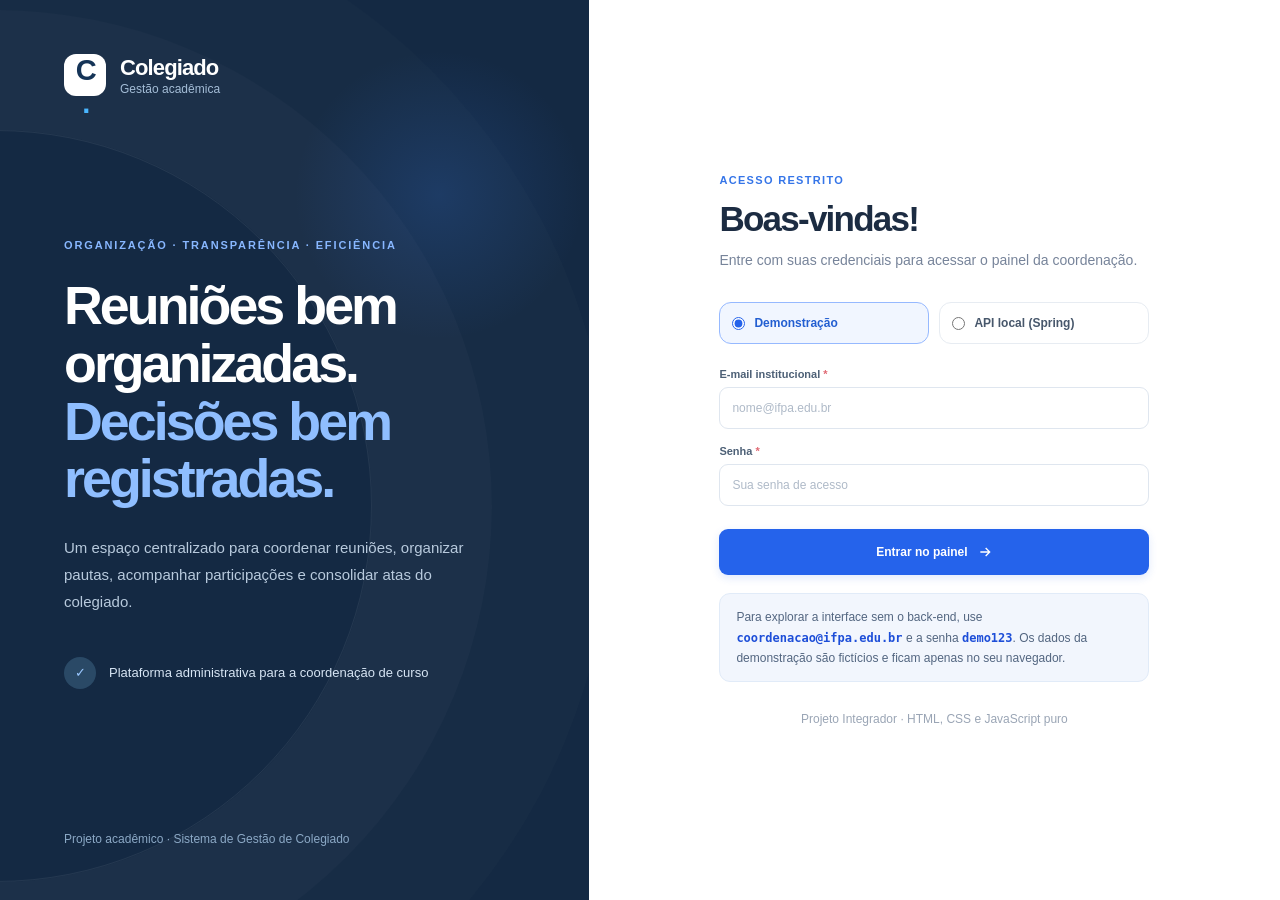
<file: index.html>
<!doctype html>
<html lang="pt-BR">
  <head>
    <meta charset="UTF-8" />
    <meta http-equiv="refresh" content="0;url=login.html" />
    <title>Colegiado</title>
  </head>
  <body>
    <p>Abra <a href="login.html">a página de acesso</a>.</p>
  </body>
</html>
</file>
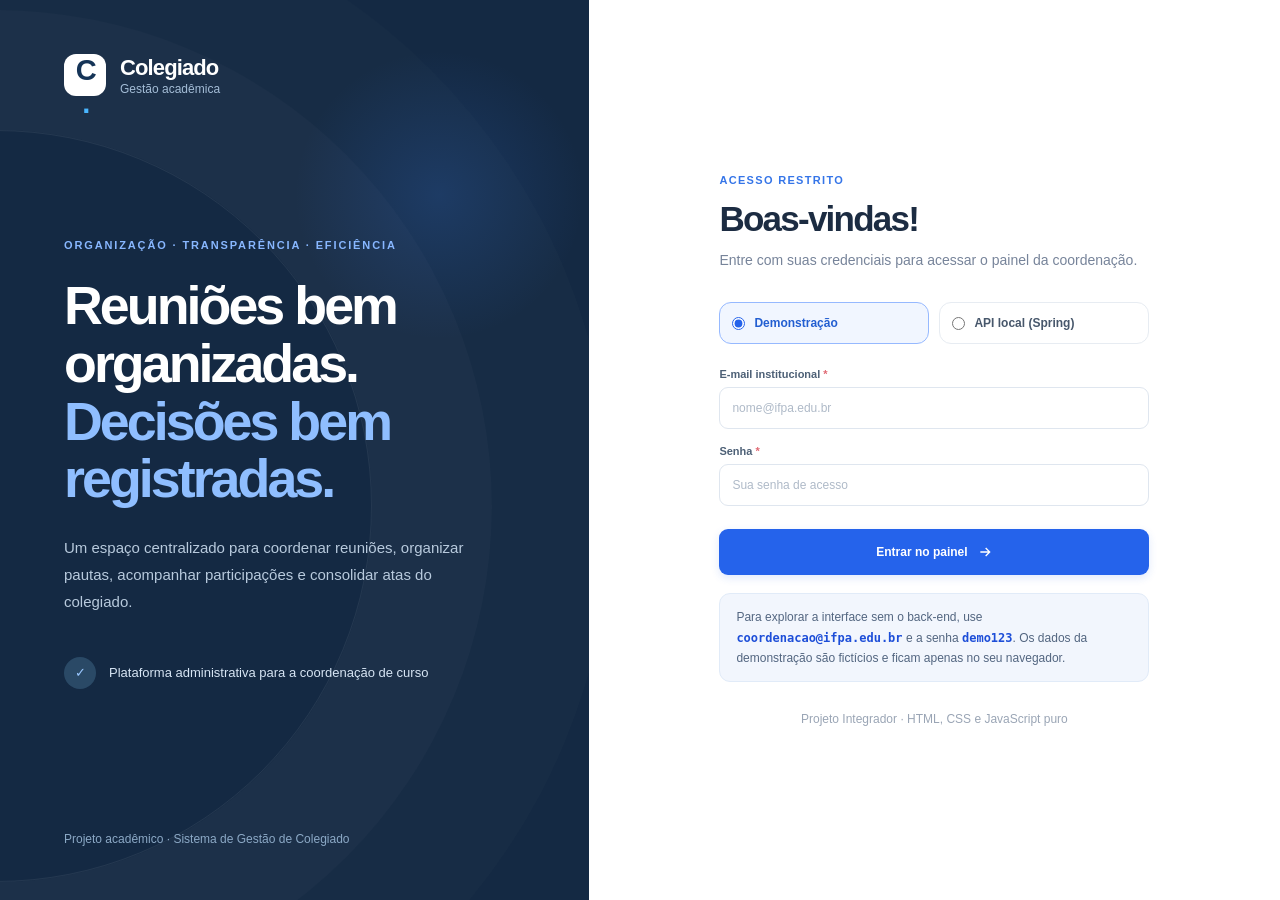
<file: gestao-membros.html>
<!doctype html>
<html lang="pt-BR">
  <head>
    <meta charset="UTF-8" />
    <meta name="viewport" content="width=device-width,initial-scale=1" />
    <title>Gestão de membros · Colegiado</title>
    <link rel="stylesheet" href="css/styles.css" />
  </head>
  <body>
    <div id="app-shell"></div>
    <script type="module" src="js/membros.js"></script>
  </body>
</html>
</file>
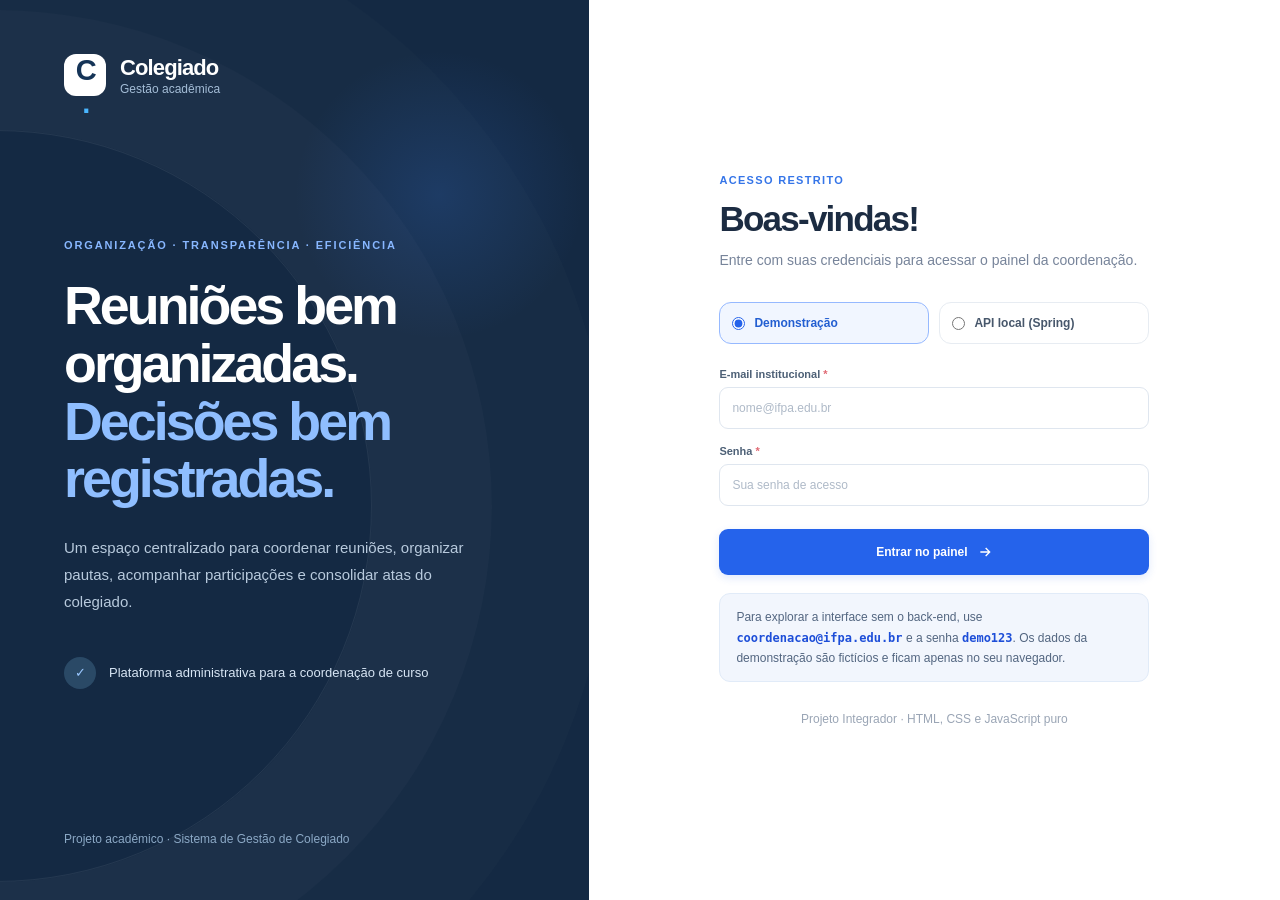
<file: gestao-reuniao.html>
<!doctype html>
<html lang="pt-BR">
  <head>
    <meta charset="UTF-8" />
    <meta name="viewport" content="width=device-width,initial-scale=1" />
    <title>Reuniões e pautas · Colegiado</title>
    <link rel="stylesheet" href="css/styles.css" />
  </head>
  <body>
    <div id="app-shell"></div>
    <script type="module" src="js/reunioes.js"></script>
  </body>
</html>
</file>
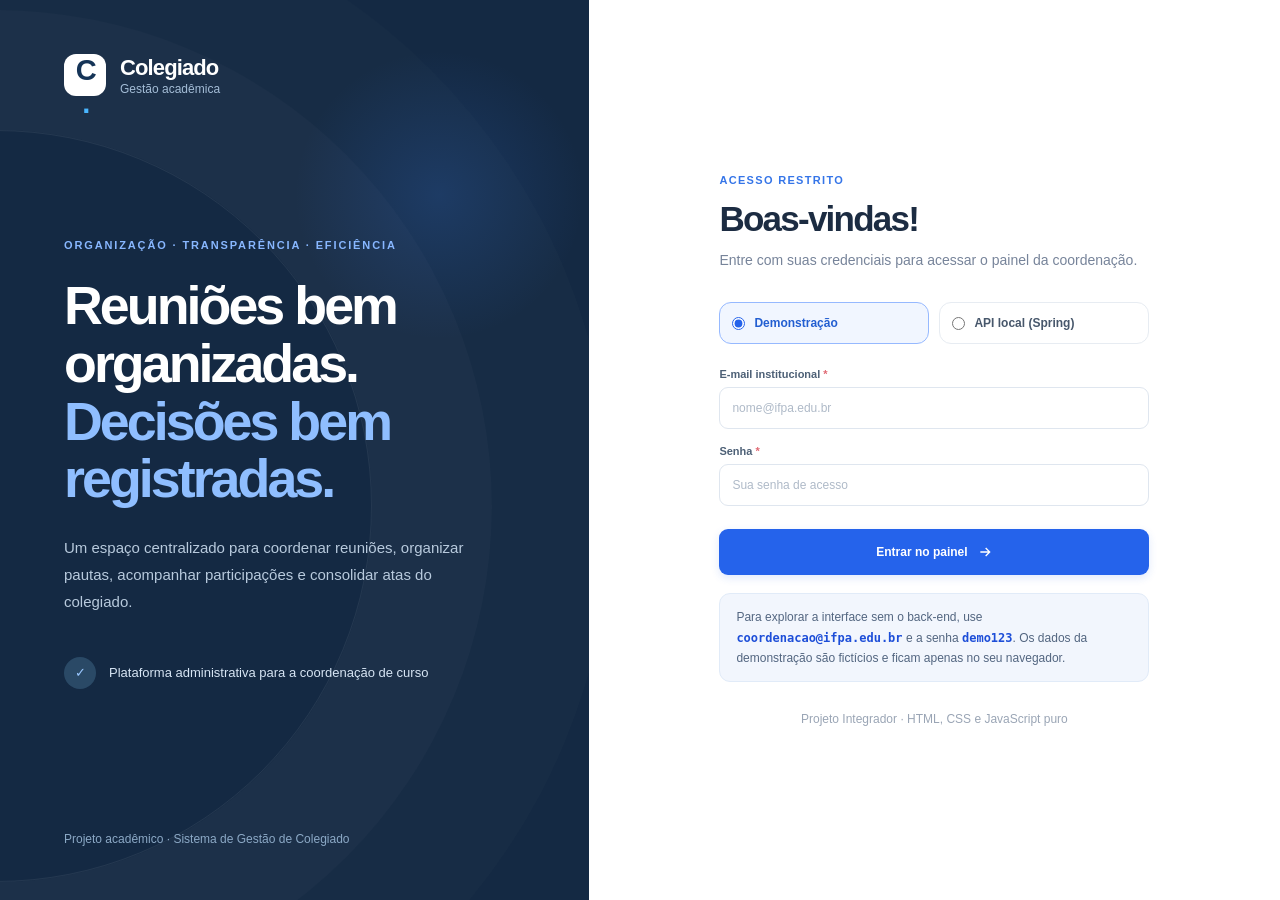
<file: login.html>
<!doctype html>
<html lang="pt-BR">
  <head>
    <meta charset="UTF-8" />
    <meta name="viewport" content="width=device-width,initial-scale=1" />
    <title>Acesso · Colegiado</title>
    <link rel="stylesheet" href="css/styles.css" />
  </head>
  <body>
    <div class="login-layout">
      <aside class="login-aside">
        <div class="login-brand">
          <span class="brand-symbol">C<span>.</span></span
          ><span
            ><strong>Colegiado</strong><small>Gestão acadêmica</small></span
          >
        </div>
        <div class="login-hero">
          <div class="hero-micro">ORGANIZAÇÃO · TRANSPARÊNCIA · EFICIÊNCIA</div>
          <h1>Reuniões bem organizadas. <em>Decisões bem registradas.</em></h1>
          <p>
            Um espaço centralizado para coordenar reuniões, organizar pautas,
            acompanhar participações e consolidar atas do colegiado.
          </p>
          <div class="hero-feature">
            <span class="round-check">✓</span> Plataforma administrativa para a
            coordenação de curso
          </div>
        </div>
        <div class="aside-bottom">
          Projeto acadêmico · Sistema de Gestão de Colegiado
        </div>
      </aside>
      <main class="login-main">
        <div class="login-card">
          <div class="login-overline">ACESSO RESTRITO</div>
          <h2>Boas-vindas!</h2>
          <p>
            Entre com suas credenciais para acessar o painel da coordenação.
          </p>
          <form id="form-login">
            <div class="mode-choices" role="group" aria-label="Ambiente">
              <label class="mode-option"
                ><input type="radio" name="mode" value="demo" checked /><span
                  >Demonstração</span
                >
              </label>
              <label class="mode-option">
                <input type="radio" name="mode" value="api" />
                <span>API local (Spring)</span>
              </label>
            </div>
            <div class="form-grid">
              <div class="field field--full">
                <label for="email">E-mail institucional <span>*</span> </label>
                <input
                  id="email"
                  name="email"
                  type="email"
                  autocomplete="username"
                  placeholder="nome@ifpa.edu.br"
                  required
                  value=""
                />
                <!--No campo "value" acima é para o email fictício: coordenacao@ifpa.edu.br -->
              </div>
              <div class="field field--full">
                <label for="senha">Senha <span>*</span></label>
                <input
                  id="senha"
                  name="senha"
                  type="password"
                  autocomplete="current-password"
                  placeholder="Sua senha de acesso"
                  required
                  value=""
                />
                <!--No campo "value" acima é para a senha fictícia: demo123 -->
              </div>
            </div>
            <div id="login-error" role="alert" class="form-alert"></div>
            <div style="margin-top: 23px">
              <button
                type="submit"
                id="btn-login"
                class="btn btn--primary btn--wide"
                style="height: 46px"
              >
                Entrar no painel
                <svg
                  width="16"
                  height="16"
                  viewBox="0 0 24 24"
                  fill="none"
                  stroke="currentColor"
                  stroke-width="2"
                >
                  <path d="M5 12h14m-6-6 6 6-6 6" />
                </svg>
              </button>
            </div>
          </form>
          <div id="demo-tip" class="demo-credentials">
            Para explorar a interface sem o back-end, use
            <code>coordenacao@ifpa.edu.br</code> e a senha <code>demo123</code>.
            Os dados da demonstração são fictícios e ficam apenas no seu
            navegador.
          </div>
          <div class="login-foot">
            Projeto Integrador · HTML, CSS e JavaScript puro
          </div>
        </div>
      </main>
    </div>
    <script type="module" src="js/login.js"></script>
  </body>
</html>
</file>
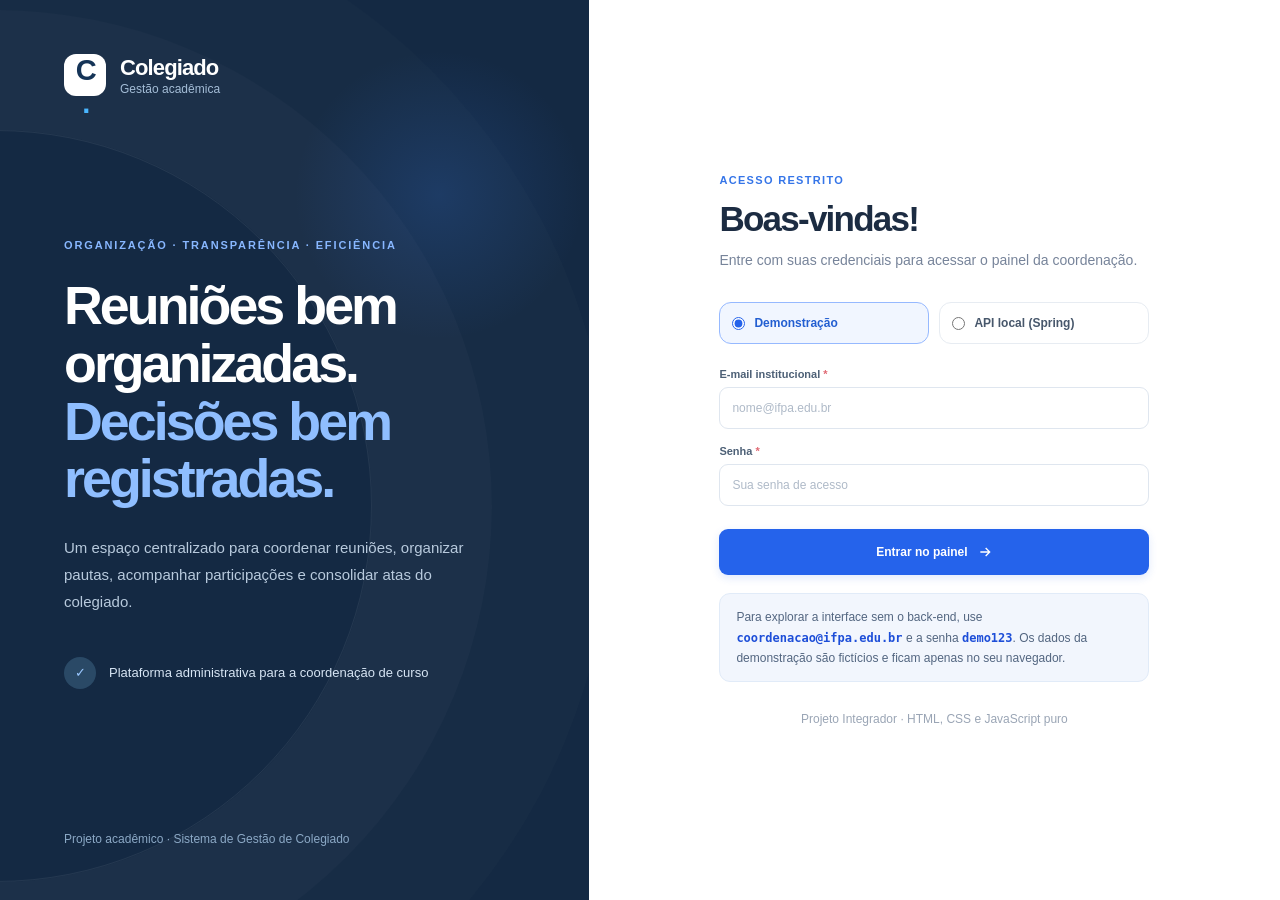
<file: painel-coordenador.html>
<!doctype html>
<html lang="pt-BR">
  <head>
    <meta charset="UTF-8" />
    <meta name="viewport" content="width=device-width,initial-scale=1" />
    <title>Visão geral · Colegiado</title>
    <link rel="stylesheet" href="css/styles.css" />
  </head>
  <body>
    <div id="app-shell"></div>
    <script type="module" src="js/painel.js"></script>
  </body>
</html>
</file>
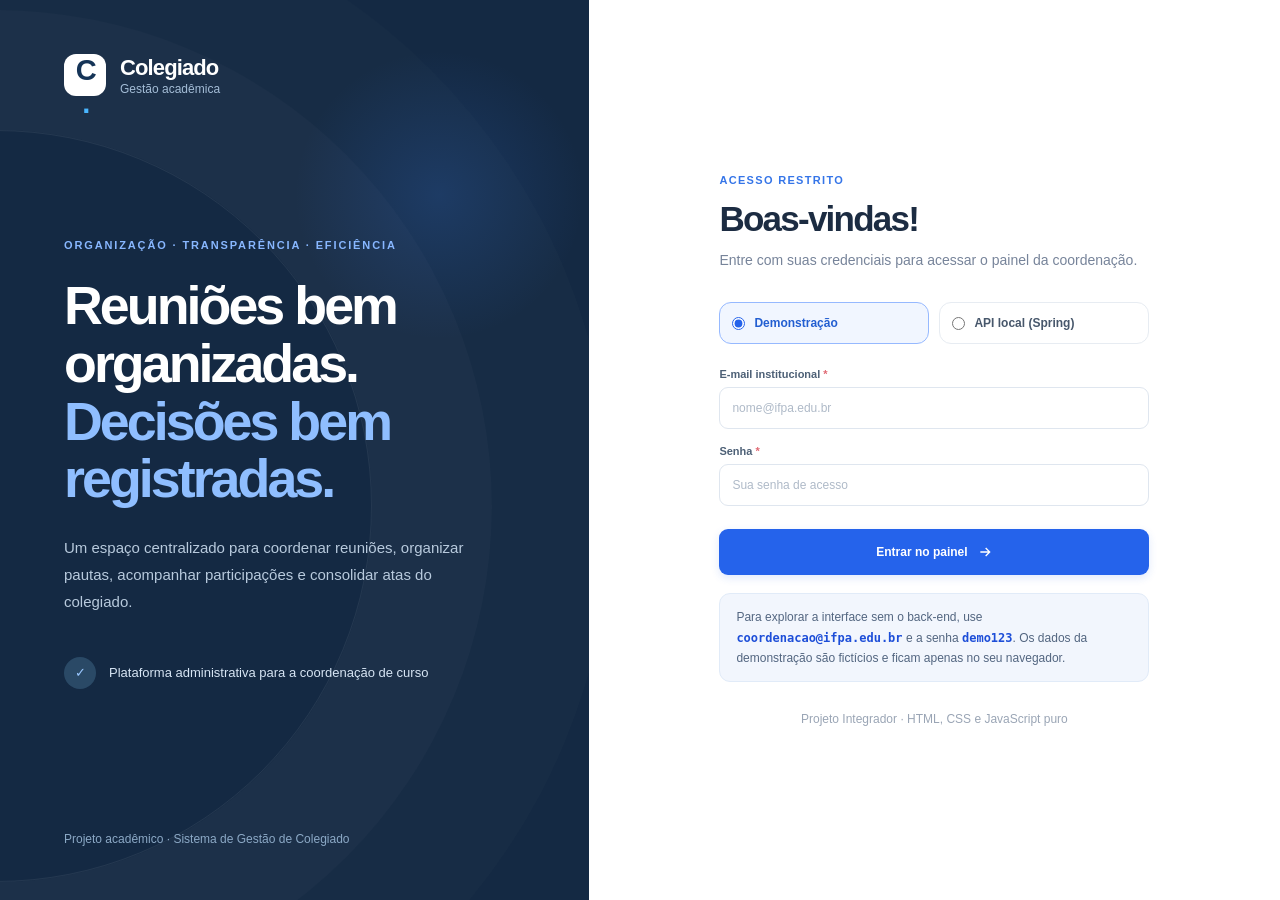
<file: html/area-membro.html>
<!DOCTYPE html>
<html lang="pt-BR">
<head>
    <meta charset="UTF-8">
    <meta name="viewport" content="width=device-width, initial-scale=1.0">
    <title>Área do Membro - Sistema de Colegiado</title>
    <link rel="stylesheet" href="../css/style.css">
</head>
<body>
    <div class="container">
        <header>
            <h1>Área do Membro</h1>
            <div>
                <a href="../html/validar.html" class="nav-link" style="margin-right: 15px;">Portal de Validação</a>
                <button id="btn-sair" onclick="logout()" style="background:#e2e8f0; color:#334155;">Sair</button>
            </div>
        </header>

        <!-- Seção 1 e 2: Visualização e Assinatura da Ata -->
        <section class="secao">
            <h2>Ata da Reunião</h2>
            <p>Leia atentamente o texto da ata gerada pela coordenação antes de registrar sua assinatura eletrônica.</p>

            <!-- Container obrigatório conforme especificação -->
            <div id="conteudo-ata" class="ata-box">Carregando texto da ata...</div>

            <!-- Botão obrigatório conforme especificação -->
            <button id="btn-assinar" class="btn-success">Assinar Ata</button>

            <!-- Feedback visual da assinatura -->
            <div id="status-assinatura" class="alerta"></div>
        </section>

        <hr style="border: 0; border-top: 1px solid #e2e8f0; margin: 25px 0;">

        <!-- Seção Extra do Escopo: Download / Emissão de Declaração -->
        <section class="secao">
            <h2>Declaração de Participação</h2>
            <p>Gere ou baixe sua declaração semestral com código UUID para validação pública.</p>
            <div class="form-group">
                <button id="btn-baixar-declaracao" class="btn-primary">Gerar / Baixar Declaração</button>
            </div>
            <div id="box-declaracao" class="alerta"></div>
        </section>
    </div>

    <script src="../js/area-membro.js"></script>
</body>
</html>
</file>
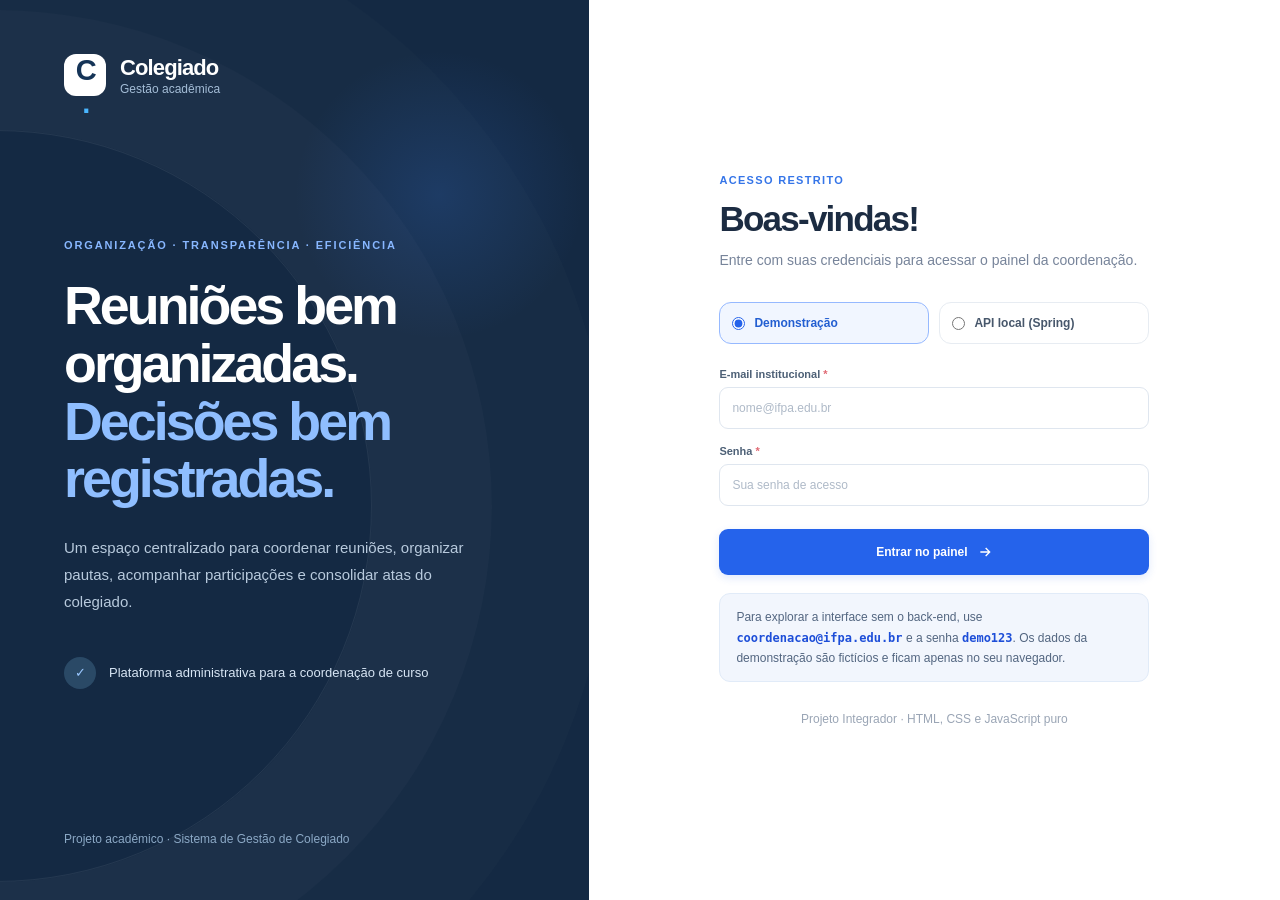
<file: html/gestao-membros.html>
<!doctype html>
<html lang="pt-BR">
  <head>
    <meta charset="UTF-8" />
    <meta name="viewport" content="width=device-width,initial-scale=1" />
    <title>Gestão de membros · Colegiado</title>
    <link rel="stylesheet" href="../css/styles.css" />
  </head>
  <body>
    <div id="app-shell"></div>
    <script type="module" src="../js/membros.js"></script>
  </body>
</html>
</file>
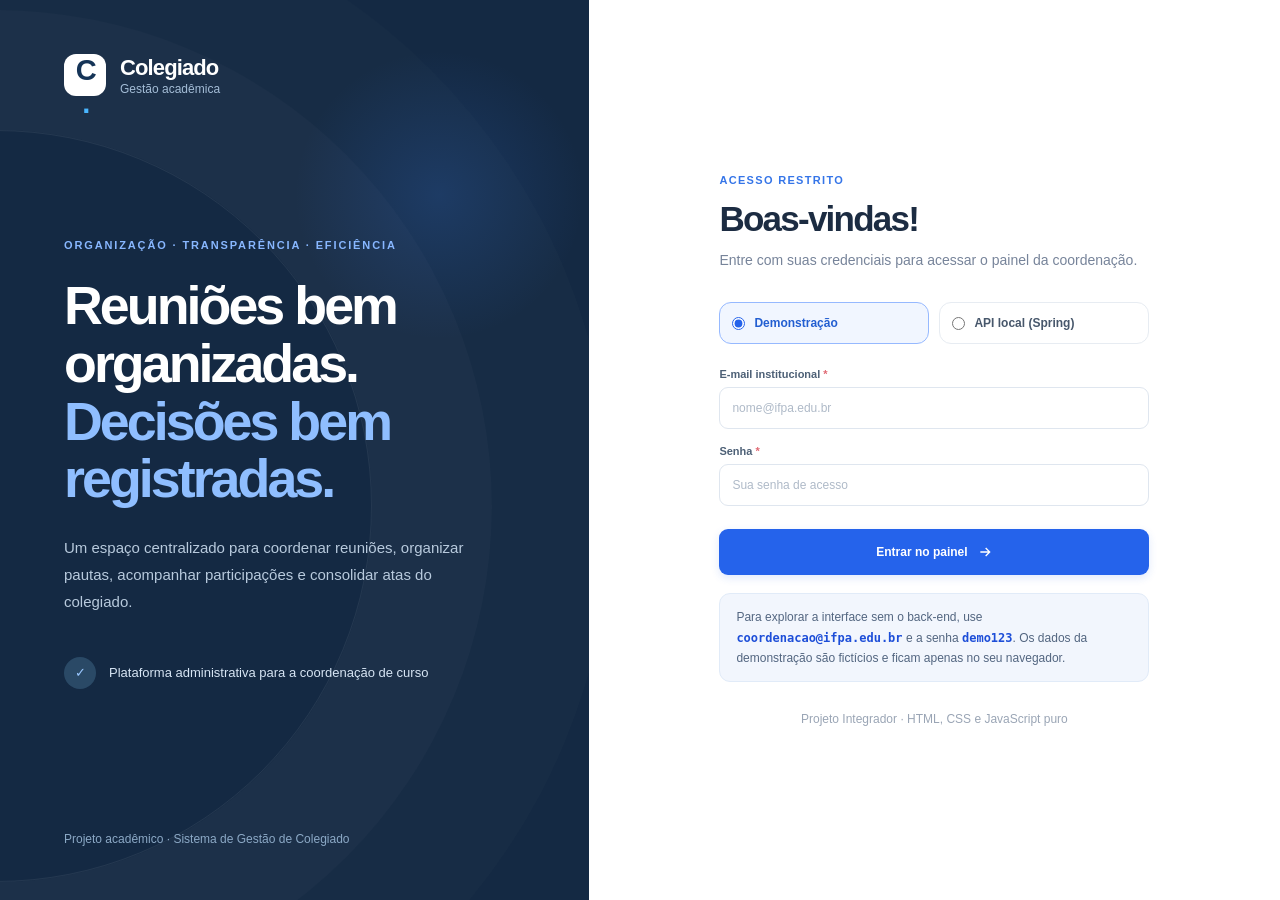
<file: html/gestao-reuniao.html>
<!doctype html>
<html lang="pt-BR">
  <head>
    <meta charset="UTF-8" />
    <meta name="viewport" content="width=device-width,initial-scale=1" />
    <title>Reuniões e pautas · Colegiado</title>
    <link rel="stylesheet" href="../css/styles.css" />
  </head>
  <body>
    <div id="app-shell"></div>
    <script type="module" src="../js/reunioes.js"></script>
  </body>
</html>
</file>
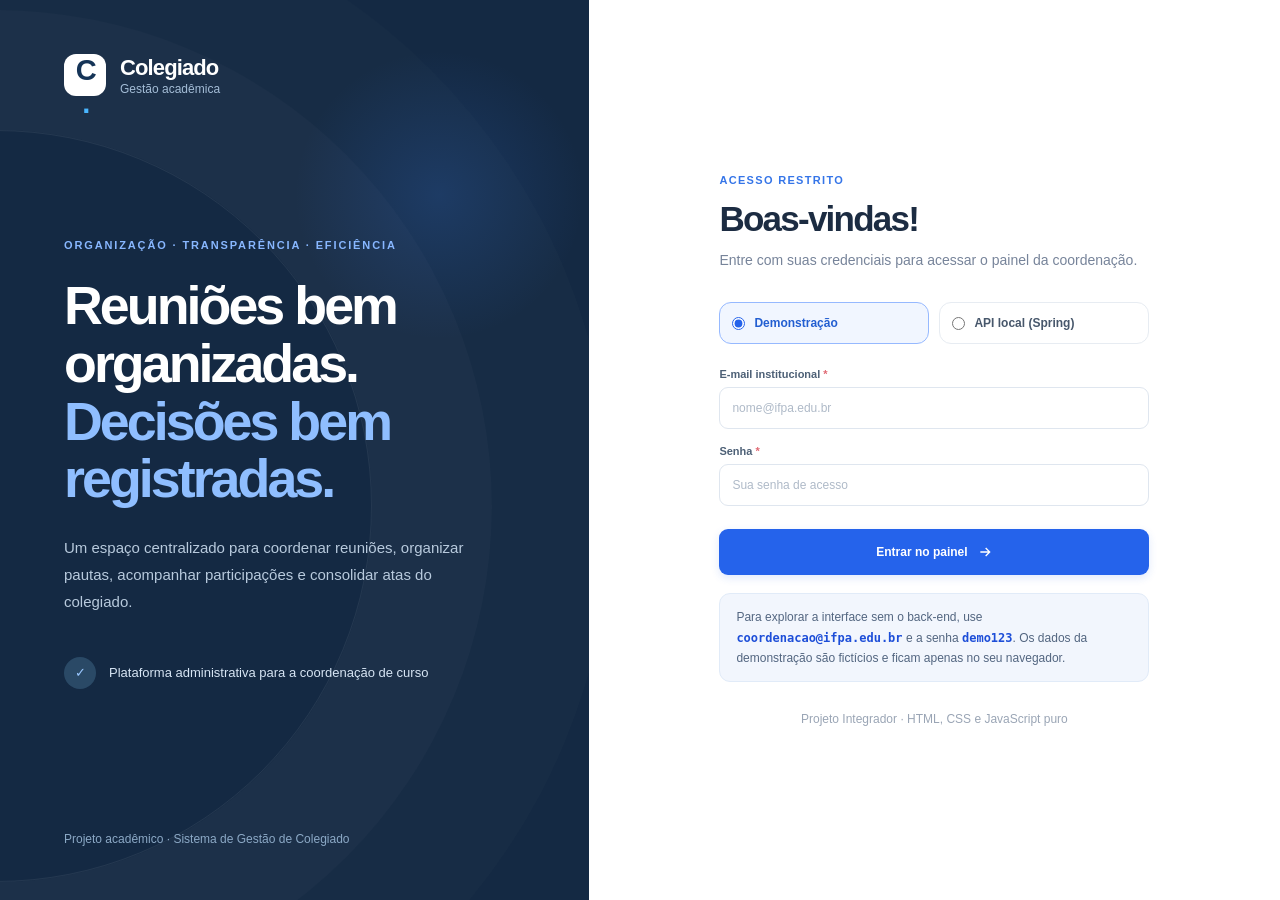
<file: html/login.html>
<!doctype html>
<html lang="pt-BR">
  <head>
    <meta charset="UTF-8" />
    <meta name="viewport" content="width=device-width,initial-scale=1" />
    <title>Acesso · Colegiado</title>
    <link rel="stylesheet" href="../css/styles.css" />
  </head>
  <body>
    <div class="login-layout">
      <aside class="login-aside">
        <div class="login-brand">
          <span class="brand-symbol">C<span>.</span></span
          ><span
            ><strong>Colegiado</strong><small>Gestão acadêmica</small></span
          >
        </div>
        <div class="login-hero">
          <div class="hero-micro">ORGANIZAÇÃO · TRANSPARÊNCIA · EFICIÊNCIA</div>
          <h1>Reuniões bem organizadas. <em>Decisões bem registradas.</em></h1>
          <p>
            Um espaço centralizado para coordenar reuniões, organizar pautas,
            acompanhar participações e consolidar atas do colegiado.
          </p>
          <div class="hero-feature">
            <span class="round-check">✓</span> Plataforma administrativa para a
            coordenação de curso
          </div>
        </div>
        <div class="aside-bottom">
          Projeto acadêmico · Sistema de Gestão de Colegiado
        </div>
      </aside>
      <main class="login-main">
        <div class="login-card">
          <div class="login-overline">ACESSO RESTRITO</div>
          <h2>Boas-vindas!</h2>
          <p>
            Entre com suas credenciais para acessar o painel da coordenação.
          </p>
          <form id="form-login">
            <div class="mode-choices" role="group" aria-label="Ambiente">
              <label class="mode-option"
                ><input type="radio" name="mode" value="demo" checked /><span
                  >Demonstração</span
                >
              </label>
              <label class="mode-option">
                <input type="radio" name="mode" value="api" />
                <span>API local (Spring)</span>
              </label>
            </div>
            <div class="form-grid">
              <div class="field field--full">
                <label for="email">E-mail institucional <span>*</span> </label>
                <input
                  id="email"
                  name="email"
                  type="email"
                  autocomplete="username"
                  placeholder="nome@ifpa.edu.br"
                  required
                  value=""
                />
                <!--No campo "value" acima é para o email fictício: coordenacao@ifpa.edu.br -->
              </div>
              <div class="field field--full">
                <label for="senha">Senha <span>*</span></label>
                <input
                  id="senha"
                  name="senha"
                  type="password"
                  autocomplete="current-password"
                  placeholder="Sua senha de acesso"
                  required
                  value=""
                />
                <!--No campo "value" acima é para a senha fictícia: demo123 -->
              </div>
            </div>
            <div id="login-error" role="alert" class="form-alert"></div>
            <div style="margin-top: 23px">
              <button
                type="submit"
                id="btn-login"
                class="btn btn--primary btn--wide"
                style="height: 46px"
              >
                Entrar no painel
                <svg
                  width="16"
                  height="16"
                  viewBox="0 0 24 24"
                  fill="none"
                  stroke="currentColor"
                  stroke-width="2"
                >
                  <path d="M5 12h14m-6-6 6 6-6 6" />
                </svg>
              </button>
            </div>
          </form>
          <div id="demo-tip" class="demo-credentials">
            Para explorar a interface sem o back-end, use
            <code>coordenacao@ifpa.edu.br</code> e a senha <code>demo123</code>.
            Os dados da demonstração são fictícios e ficam apenas no seu
            navegador.
          </div>
          <div class="login-foot">
            Projeto Integrador · HTML, CSS e JavaScript puro
          </div>
        </div>
      </main>
    </div>
    <script type="module" src="../js/login.js"></script>
  </body>
</html>
</file>
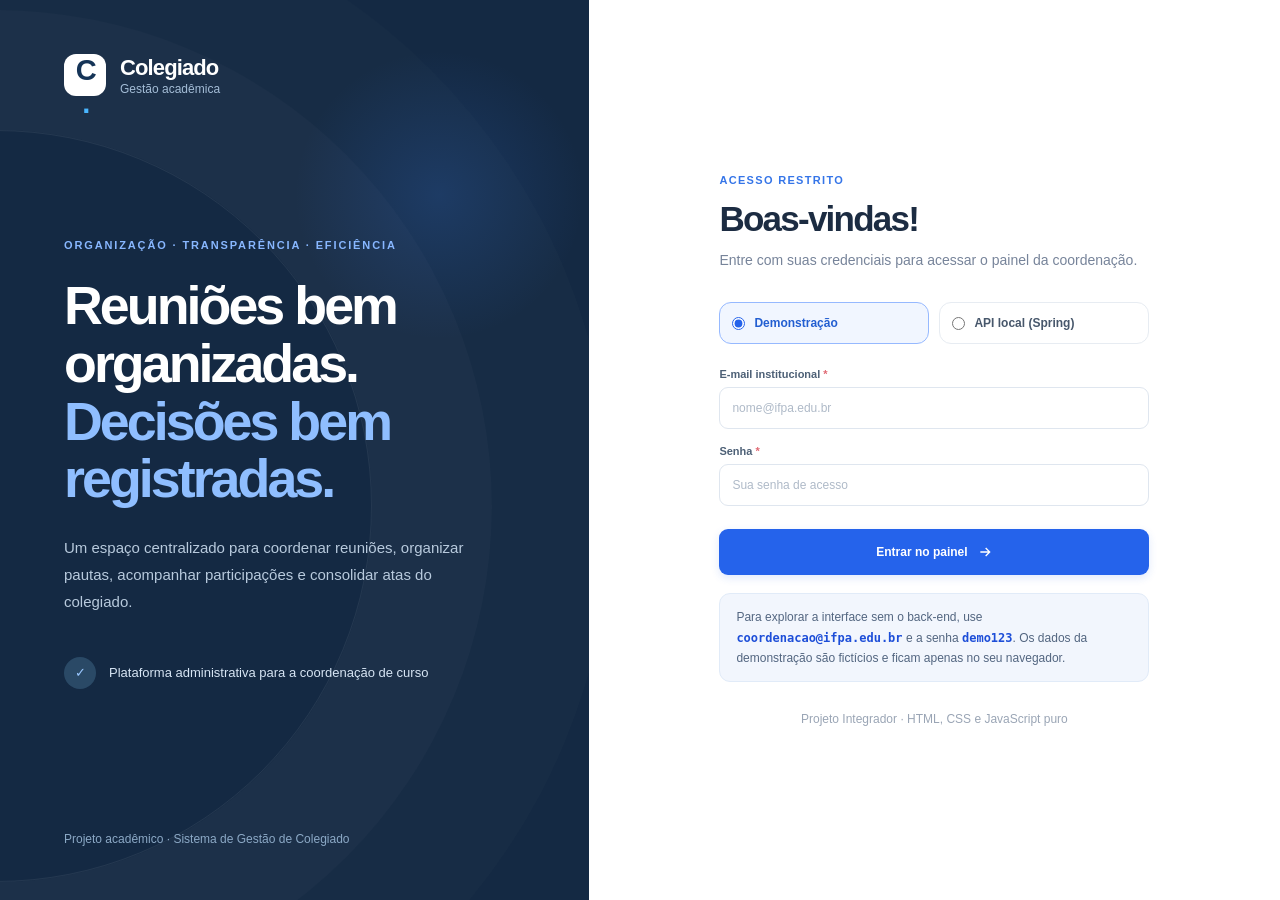
<file: html/painel-coordenador.html>
<!doctype html>
<html lang="pt-BR">
  <head>
    <meta charset="UTF-8" />
    <meta name="viewport" content="width=device-width,initial-scale=1" />
    <title>Visão geral · Colegiado</title>
    <link rel="stylesheet" href="../css/styles.css" />
  </head>
  <body>
    <div id="app-shell"></div>
    <script type="module" src="../js/painel.js"></script>
  </body>
</html>
</file>
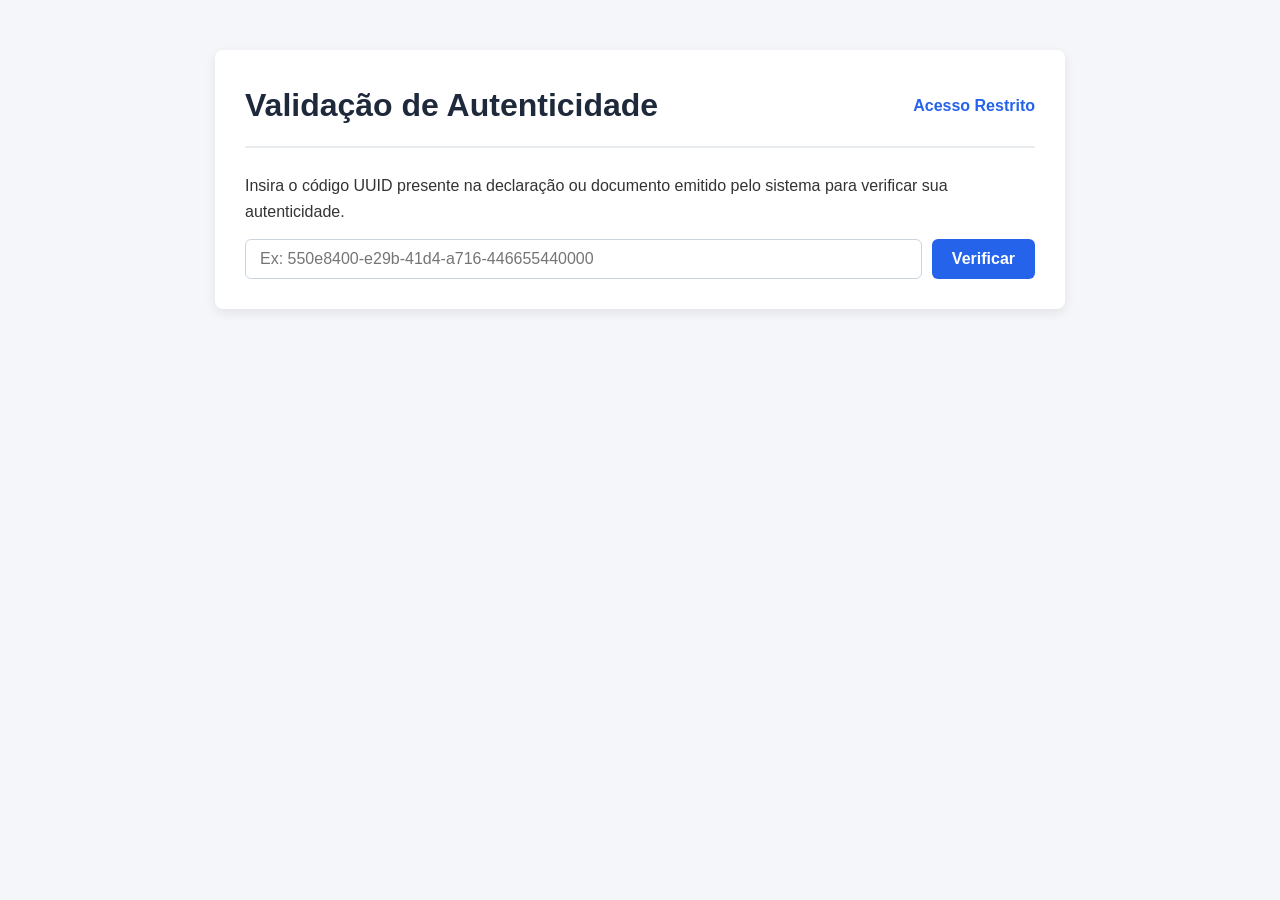
<file: html/validar.html>
<!DOCTYPE html>
<html lang="pt-BR">
<head>
    <meta charset="UTF-8">
    <meta name="viewport" content="width=device-width, initial-scale=1.0">
    <title>Portal Público de Validação - Sistema de Colegiado</title>
    <link rel="stylesheet" href="../css/style.css">
</head>
<body>
    <div class="container">
        <header>
            <h1>Validação de Autenticidade</h1>
            <a href="../html/login.html" class="nav-link">Acesso Restrito</a>
        </header>

        <p>Insira o código UUID presente na declaração ou documento emitido pelo sistema para verificar sua autenticidade.</p>

        <div class="form-group">
            <input type="text" id="codigo-uuid" placeholder="Ex: 550e8400-e29b-41d4-a716-446655440000">
            <button id="btn-verificar" class="btn-primary">Verificar</button>
        </div>

        <!-- Área onde será exibido o bloco verde (200 OK) ou vermelho (404) -->
        <div id="resultado-validacao" class="alerta"></div>
    </div>

    <script src="../js/validar.js"></script>
</body>
</html>
</file>
<file: css/styles.css>
:root {
    --navy: #142946;
    --navy-2: #1c3a5e;
    --brand: #2563eb;
    --brand-dark: #1d4ed8;
    --brand-light: #eff6ff;
    --ink: #1c2c42;
    --muted: #77849a;
    --line: #e7ecf2;
    --bg: #f5f7fb;
    --card: #fff;
    --green: #149469;
    --amber: #b5780f;
    --red: #c83b4a;
    --radius: 14px;
    --shadow: 0 5px 20px rgba(27, 50, 88, .035);
    font-family: Inter, -apple-system, BlinkMacSystemFont, 'Segoe UI', Arial, sans-serif;
    color: var(--ink);
    font-synthesis: none
}

* {
    box-sizing: border-box
}

[hidden] {
    display: none !important
}

html {
    min-height: 100%;
    scroll-behavior: smooth
}

body {
    margin: 0;
    min-height: 100vh;
    background: var(--bg)
}

button,
input,
select,
textarea {
    font: inherit
}

button {
    cursor: pointer
}

button:disabled {
    cursor: not-allowed;
    opacity: .55
}

a {
    text-decoration: none;
    color: inherit
}

a:focus-visible,
button:focus-visible,
input:focus-visible,
select:focus-visible,
textarea:focus-visible {
    outline: 3px solid #93c5fd;
    outline-offset: 2px
}

h1,
h2,
h3,
h4,
p {
    margin-top: 0
}

h1 {
    letter-spacing: -.045em
}

svg.i {
    flex-shrink: 0
}

/* Auth */
.login-layout {
    min-height: 100vh;
    display: grid;
    grid-template-columns: minmax(370px, .92fr) minmax(400px, 1.08fr);
    background: white
}

.login-aside {
    background: #142943;
    position: relative;
    overflow: hidden;
    display: flex;
    flex-direction: column;
    padding: 54px clamp(35px, 5vw, 92px);
    color: white
}

.login-aside:before {
    content: "";
    position: absolute;
    width: 750px;
    height: 750px;
    border: 1px solid rgba(255, 255, 255, .07);
    border-radius: 50%;
    left: -380px;
    top: 130px;
    box-shadow: 0 0 0 120px rgba(255, 255, 255, .018), 0 0 0 240px rgba(255, 255, 255, .012)
}

.login-aside:after {
    content: "";
    position: absolute;
    width: 300px;
    height: 300px;
    background: radial-gradient(circle, #3778e233, transparent 68%);
    right: 0;
    top: 5%
}

.login-brand {
    display: flex;
    gap: 14px;
    align-items: center;
    position: relative;
    z-index: 1
}

.login-brand .brand-symbol {
    background: white;
    color: #153457
}

.login-brand strong {
    font-size: 22px;
    letter-spacing: -.04em
}

.login-brand small {
    font-size: 12px;
    display: block;
    color: #a4bdd7;
    margin-top: 1px
}

.login-hero {
    margin: auto 0;
    max-width: 520px;
    position: relative;
    z-index: 1
}

.hero-micro {
    font-size: 11px;
    letter-spacing: .17em;
    font-weight: 800;
    color: #88b7ff
}

.login-hero h1 {
    font-size: clamp(38px, 4.2vw, 64px);
    line-height: 1.07;
    font-weight: 780;
    letter-spacing: -.055em;
    margin: 26px 0
}

.login-hero h1 em {
    font-style: normal;
    color: #8fbeff
}

.login-hero p {
    color: #b8cadd;
    line-height: 1.8;
    font-size: 15px;
    max-width: 420px
}

.hero-feature {
    margin-top: 42px;
    display: flex;
    gap: 13px;
    align-items: center;
    font-size: 13px;
    color: #d7e5f4
}

.hero-feature .round-check {
    height: 32px;
    width: 32px;
    border-radius: 100px;
    background: #2a4966;
    display: grid;
    place-items: center;
    color: #9ac7ff
}

.aside-bottom {
    position: relative;
    z-index: 1;
    color: #8ca9c6;
    font-size: 12px
}

.login-main {
    display: grid;
    place-items: center;
    padding: 55px 30px
}

.login-card {
    width: 100%;
    max-width: 430px
}

.login-overline,
.eyebrow {
    color: #3575e8;
    font-size: 11px;
    letter-spacing: .12em;
    font-weight: 850
}

.login-card h2 {
    font-size: 35px;
    letter-spacing: -.05em;
    margin: 13px 0 10px
}

.login-card>p {
    font-size: 14px;
    color: var(--muted);
    line-height: 1.7;
    margin-bottom: 30px
}

.mode-choices {
    display: grid;
    grid-template-columns: 1fr 1fr;
    gap: 10px;
    margin-bottom: 24px
}

.mode-option {
    position: relative;
    border: 1px solid var(--line);
    border-radius: 12px;
    padding: 13px 12px;
    cursor: pointer;
    display: flex;
    align-items: center;
    gap: 9px;
    color: #47576b;
    font-size: 12px;
    font-weight: 700
}

.mode-option:has(input:checked) {
    background: #f1f6ff;
    border-color: #96b9ff;
    color: #225ed1
}

.mode-option input {
    margin: 0;
    accent-color: var(--brand)
}

.demo-credentials {
    font-size: 12px;
    line-height: 1.7;
    color: #536680;
    background: #f2f6fd;
    border: 1px solid #e1ebf8;
    border-radius: 11px;
    padding: 13px 16px;
    margin-top: 18px
}

.demo-credentials code {
    color: #1d4ed8;
    font-weight: 700
}

.login-foot {
    font-size: 12px;
    color: #9aa5b5;
    margin-top: 30px;
    text-align: center
}

/* Main shell */
#app-shell {
    min-height: 100vh;
    display: flex
}

.sidebar {
    width: 253px;
    position: fixed;
    inset: 0 auto 0 0;
    background: #172d4a;
    color: #d7e3ee;
    display: flex;
    flex-direction: column;
    z-index: 30;
    transition: transform .25s
}

.brand {
    height: 98px;
    padding: 26px 27px;
    display: flex;
    align-items: center;
    gap: 12px
}

.brand-symbol {
    width: 42px;
    height: 42px;
    display: grid;
    place-items: center;
    border-radius: 12px;
    background: #e5f0ff;
    color: #1d5bc7;
    font-size: 29px;
    letter-spacing: -.08em;
    font-weight: 800
}

.brand-symbol span {
    color: #49b6ff
}

.brand strong {
    display: block;
    color: white;
    font-size: 19px;
    line-height: 1;
    letter-spacing: -.045em
}

.brand small {
    font-size: 11px;
    color: #9db1cb;
    display: block;
    margin-top: 6px
}

.nav-heading {
    color: #819ab9;
    font-size: 10px;
    font-weight: 800;
    letter-spacing: .13em;
    padding: 30px 28px 12px
}

.sidebar-nav {
    padding: 0 12px;
    display: grid;
    gap: 5px
}

.nav-link {
    min-height: 46px;
    padding: 0 15px;
    display: flex;
    align-items: center;
    gap: 13px;
    border-radius: 9px;
    font-size: 13px;
    font-weight: 600;
    color: #aebed2;
    transition: background .15s, color .15s
}

.nav-link:hover {
    background: #233d60;
    color: white
}

.nav-link.active {
    background: #2f5ec0;
    color: white;
    box-shadow: 0 4px 12px #07162a23
}

.nav-link.active svg {
    color: white
}

.sidebar-bottom {
    margin-top: auto;
    padding: 19px 15px 22px
}

.sidebar-help {
    border: 1px solid #3d5773;
    border-radius: 11px;
    padding: 15px 11px;
    display: flex;
    align-items: flex-start;
    gap: 9px;
    background: #1c3656
}

.sidebar-help>svg {
    color: #84b6fe
}

.sidebar-help strong {
    font-size: 11px;
    display: block;
    color: #e7f1fc
}

.sidebar-help small {
    display: block;
    color: #a6b9cf;
    margin-top: 5px;
    font-size: 10px;
    line-height: 1.5
}

.sidebar-signout {
    display: flex;
    align-items: center;
    gap: 12px;
    width: 100%;
    border: 0;
    background: none;
    color: #c0d0e3;
    padding: 18px 12px 5px;
    font-weight: 600;
    font-size: 12px
}

.sidebar-signout:hover {
    color: #fff
}

.workspace {
    margin-left: 253px;
    width: calc(100% - 253px);
    min-width: 0
}

.topbar {
    height: 80px;
    background: white;
    border-bottom: 1px solid var(--line);
    display: flex;
    align-items: center;
    justify-content: space-between;
    padding: 0 clamp(24px, 4vw, 52px)
}

.breadcrumb {
    display: flex;
    gap: 13px;
    align-items: center;
    font-size: 12px;
    color: #9aa7b6;
    font-weight: 600
}

.breadcrumb span {
    color: #33485f
}

.topbar-actions {
    display: flex;
    align-items: center;
    gap: 16px
}

.mode-chip {
    font-size: 10px;
    font-weight: 800;
    border-radius: 20px;
    padding: 8px 11px
}

.mode-demo {
    background: #fff6e5;
    color: #a66b18
}

.mode-api {
    background: #e9f9f2;
    color: #0b8257
}

.topbar-divider {
    height: 27px;
    width: 1px;
    background: var(--line);
    margin: 0 1px
}

.profile-avatar {
    height: 37px;
    width: 37px;
    display: grid;
    place-items: center;
    border-radius: 50%;
    background: #d9e9fb;
    color: #2454a0;
    font-size: 12px;
    font-weight: 800
}

.profile-name strong {
    font-size: 12px;
    display: block
}

.profile-name small {
    font-size: 10px;
    color: #96a0ae;
    margin-top: 5px;
    display: block
}

.mobile-menu {
    display: none
}

.main-content {
    padding: 43px clamp(24px, 4vw, 52px) 75px;
    max-width: 1640px;
    margin: auto
}

.page-top {
    display: flex;
    align-items: center;
    justify-content: space-between;
    gap: 25px;
    margin-bottom: 30px
}

.page-top .eyebrow {
    margin-bottom: 11px
}

.page-top h1 {
    font-size: clamp(27px, 2.4vw, 34px);
    line-height: 1.13;
    margin: 0 0 10px
}

.page-top p {
    color: var(--muted);
    font-size: 13px;
    margin: 0;
    line-height: 1.65
}

.page-actions {
    display: flex;
    gap: 10px;
    flex-shrink: 0
}

.section-head {
    display: flex;
    align-items: center;
    justify-content: space-between;
    gap: 15px;
    margin-bottom: 18px
}

.section-head h2 {
    font-size: 18px;
    letter-spacing: -.025em;
    margin: 0
}

.section-head p {
    font-size: 12px;
    color: var(--muted);
    margin: 5px 0 0
}

.text-link {
    display: inline-flex;
    gap: 6px;
    align-items: center;
    color: #2162d0;
    font-size: 12px;
    font-weight: 750
}

.text-link:hover {
    text-decoration: underline
}

/* Basic UI */
.btn {
    height: 41px;
    display: inline-flex;
    gap: 9px;
    align-items: center;
    justify-content: center;
    padding: 0 17px;
    border-radius: 9px;
    border: 1px solid transparent;
    font-weight: 750;
    font-size: 12px;
    white-space: nowrap
}

.btn--primary {
    background: #2563eb;
    color: white;
    box-shadow: 0 3px 9px rgba(37, 99, 235, .14)
}

.btn--primary:hover:not(:disabled) {
    background: #1d4ed8
}

.btn--secondary {
    background: #fff;
    color: #40546a;
    border-color: #dce3ed
}

.btn--secondary:hover:not(:disabled) {
    background: #f6f9fc
}

.btn--danger {
    background: #d23e4b;
    color: white
}

.btn--danger:hover:not(:disabled) {
    background: #b22e3a
}

.btn--ghost {
    background: transparent;
    color: #476077;
    border-color: transparent
}

.btn--sm {
    height: 34px;
    padding: 0 11px;
    font-size: 11px
}

.btn--wide {
    width: 100%
}

.icon-btn {
    width: 35px;
    height: 35px;
    border-radius: 8px;
    border: 0;
    background: transparent;
    color: #64758d;
    display: grid;
    place-items: center
}

.icon-btn:hover {
    background: #eef3fa;
    color: #2757a0
}

.icon-btn--sm {
    width: 25px;
    height: 25px
}

.card {
    background: var(--card);
    border: 1px solid #e9edf3;
    border-radius: var(--radius);
    box-shadow: var(--shadow)
}

.card-body {
    padding: 22px
}

.panel {
    padding: 24px
}

.panel-heading {
    font-size: 15px;
    font-weight: 800;
    letter-spacing: -.02em;
    margin-bottom: 6px
}

.muted {
    color: var(--muted)
}

.small {
    font-size: 12px
}

.tiny {
    font-size: 11px
}

.mb-0 {
    margin-bottom: 0
}

.mb-12 {
    margin-bottom: 12px
}

.mb-20 {
    margin-bottom: 20px
}

.mt-16 {
    margin-top: 16px
}

.grid-4 {
    display: grid;
    grid-template-columns: repeat(4, minmax(0, 1fr));
    gap: 17px
}

.grid-2 {
    display: grid;
    grid-template-columns: repeat(2, minmax(0, 1fr));
    gap: 20px
}

.stat-card {
    padding: 21px;
    min-height: 146px;
    position: relative
}

.stat-top {
    display: flex;
    align-items: flex-start;
    justify-content: space-between
}

.stat-icon {
    height: 40px;
    width: 40px;
    border-radius: 11px;
    background: #edf4ff;
    color: #3674d5;
    display: grid;
    place-items: center
}

.stat-icon--green {
    background: #e8f7f1;
    color: #20916b
}

.stat-icon--amber {
    background: #fff5e6;
    color: #ad7922
}

.stat-icon--violet {
    background: #f0ebff;
    color: #7755ba
}

.stat-label {
    margin-top: 21px;
    color: #8190a2;
    font-size: 12px;
    font-weight: 650
}

.stat-value {
    font-size: 31px;
    font-weight: 800;
    letter-spacing: -.045em;
    margin-top: 6px;
    line-height: 1
}

.stat-caption {
    font-size: 11px;
    color: #a0aabd;
    margin-top: 8px
}

.split-dashboard {
    display: grid;
    grid-template-columns: minmax(0, 1.65fr) minmax(250px, .85fr);
    gap: 20px;
    margin-top: 22px
}

.quick-actions {
    display: grid;
    gap: 10px
}

.quick-link {
    display: flex;
    align-items: center;
    gap: 13px;
    border: 1px solid #e7edf5;
    border-radius: 11px;
    padding: 13px;
    min-height: 60px;
    transition: border .2s, transform .2s
}

.quick-link:hover {
    border-color: #9cbcf2;
    transform: translateY(-1px)
}

.quick-link-icon {
    height: 36px;
    width: 36px;
    border-radius: 10px;
    background: #eaf2ff;
    display: grid;
    place-items: center;
    color: #2362d2
}

.quick-link strong {
    font-size: 12px;
    display: block
}

.quick-link small {
    font-size: 10px;
    display: block;
    margin-top: 4px;
    color: #8594a5
}

.quick-link>svg:last-child {
    margin-left: auto;
    color: #9cacc0
}

.dashboard-note {
    margin-top: 20px;
    display: flex;
    gap: 12px;
    background: #eaf3ff;
    border: 1px solid #d8e7fd;
    border-radius: 12px;
    padding: 16px 20px;
    color: #375982;
    font-size: 12px;
    line-height: 1.65
}

.dashboard-note svg {
    color: #2867c6
}

/* Table */
.toolbar {
    display: flex;
    align-items: center;
    justify-content: space-between;
    gap: 12px;
    margin-bottom: 17px;
    flex-wrap: wrap
}

.toolbar-left {
    display: flex;
    gap: 10px;
    flex: 1;
    flex-wrap: wrap
}

.search-control {
    height: 40px;
    display: flex;
    align-items: center;
    gap: 9px;
    background: white;
    border: 1px solid #e0e7f0;
    border-radius: 9px;
    padding: 0 12px;
    color: #8b98a8;
    min-width: 190px;
    width: min(350px, 100%)
}

.search-control input {
    border: 0;
    outline: 0;
    background: transparent;
    flex: 1;
    min-width: 0;
    font-size: 12px;
    color: #263d56
}

.filter-select {
    height: 40px;
    border: 1px solid #e0e7f0;
    border-radius: 9px;
    background: white;
    color: #586b80;
    font-size: 12px;
    padding: 0 13px;
    min-width: 142px
}

.table-wrap {
    width: 100%;
    overflow: auto
}

.data-table {
    border-collapse: collapse;
    width: 100%;
    min-width: 620px;
    text-align: left
}

.data-table th {
    background: #f9fbfe;
    padding: 15px 17px;
    border-bottom: 1px solid var(--line);
    color: #8291a4;
    font-size: 10px;
    text-transform: uppercase;
    letter-spacing: .08em;
    font-weight: 800
}

.data-table td {
    border-bottom: 1px solid #edf1f6;
    padding: 15px 17px;
    font-size: 12px;
    color: #495c71;
    vertical-align: middle
}

.data-table tbody tr:last-child td {
    border-bottom: 0
}

.data-table tbody tr:hover {
    background: #fbfdff
}

.data-table tbody tr.clickable {
    cursor: pointer
}

.data-table tbody tr.selected {
    background: #f1f6ff
}

.table-title {
    font-weight: 750;
    color: #243952;
    white-space: nowrap
}

.table-sub {
    display: block;
    font-weight: 400;
    font-size: 10px;
    color: #8f9baa;
    margin-top: 5px;
    white-space: normal
}

.name-cell {
    display: flex;
    gap: 11px;
    align-items: center
}

.avatar {
    width: 34px;
    height: 34px;
    border-radius: 10px;
    background: #e7efff;
    display: grid;
    place-items: center;
    color: #355caa;
    font-size: 11px;
    font-weight: 800;
    flex-shrink: 0
}

.avatar--peach {
    background: #fceddf;
    color: #ae6b3d
}

.avatar--lavender {
    background: #eeeaff;
    color: #7659b1
}

.table-actions {
    display: flex;
    gap: 3px;
    justify-content: flex-end
}

.chip {
    display: inline-flex;
    align-items: center;
    gap: 7px;
    padding: 6px 9px;
    border-radius: 7px;
    font-size: 10px;
    font-weight: 800;
    white-space: nowrap;
    background: #edf2f9;
    color: #64768b
}

.chip-dot {
    height: 6px;
    width: 6px;
    border-radius: 100px;
    background: currentColor
}

.chip--AGENDADA {
    color: #326dc2;
    background: #eaf2ff
}

.chip--FINALIZADA,
.chip--PRESENTE {
    color: #14875d;
    background: #e7f7ee
}

.chip--EM_ANDAMENTO {
    color: #a36c10;
    background: #fff5e3
}

.chip--AUSENTE,
.chip--INATIVO {
    color: #b34952;
    background: #feeced
}

.chip--JUSTIFICADO {
    color: #986f20;
    background: #fdf3e0
}

.chip--ATIVO {
    color: #14875d;
    background: #e7f7ee
}

.table-footer {
    display: flex;
    align-items: center;
    justify-content: space-between;
    padding: 14px 18px;
    font-size: 11px;
    color: #98a4b2;
    border-top: 1px solid #e8edf4
}

/* Meeting details */
.meeting-layout {
    display: grid;
    grid-template-columns: minmax(300px, 0.9fr) minmax(0, 1.4fr);
    gap: 20px;
    align-items: start
}

.meeting-list {
    overflow: hidden
}

.meeting-list-head {
    padding: 21px 21px 10px
}

.meeting-list-head h2 {
    font-size: 16px;
    letter-spacing: -.02em;
    margin: 0 0 5px
}

.meeting-list-head p {
    color: #91a0b1;
    font-size: 11px;
    margin: 0
}

.meeting-list-items {
    padding: 10px
}

.meeting-item {
    width: 100%;
    border: 1px solid transparent;
    background: transparent;
    text-align: left;
    padding: 15px;
    border-radius: 10px;
    display: flex;
    gap: 12px;
    cursor: pointer;
    margin-bottom: 4px
}

.meeting-item:hover {
    background: #f7faff
}

.meeting-item.active {
    background: #edf4ff;
    border-color: #d8e6ff
}

.meeting-date-block {
    width: 50px;
    height: 51px;
    background: #f1f5fa;
    border: 1px solid #e7edf5;
    border-radius: 9px;
    text-align: center;
    display: flex;
    flex-direction: column;
    align-items: center;
    justify-content: center;
    flex-shrink: 0
}

.meeting-item.active .meeting-date-block {
    background: white
}

.meeting-date-block strong {
    font-size: 20px;
    line-height: 1;
    color: #305784;
    letter-spacing: -.05em
}

.meeting-date-block small {
    font-size: 9px;
    font-weight: 850;
    letter-spacing: .07em;
    color: #8197ad;
    margin-top: 5px
}

.meeting-item-body {
    min-width: 0;
    flex: 1
}

.meeting-item-body strong {
    display: block;
    font-size: 12px;
    color: #2e435c;
    margin: 1px 0 6px;
    line-height: 1.35
}

.meeting-item-body>small {
    display: block;
    font-size: 10px;
    color: #8d9cae;
    white-space: nowrap;
    overflow: hidden;
    text-overflow: ellipsis;
    margin-bottom: 8px
}

.meeting-item-body .chip {
    font-size: 9px;
    padding: 5px 7px
}

.meeting-detail {
    overflow: hidden;
    min-height: 350px
}

.meeting-detail-head {
    padding: 23px 25px 18px;
    border-bottom: 1px solid #edf1f7
}

.detail-overline {
    font-size: 10px;
    font-weight: 900;
    letter-spacing: .14em;
    color: #5f86c5;
    margin-bottom: 9px
}

.meeting-detail-head h2 {
    font-size: 20px;
    line-height: 1.35;
    letter-spacing: -.03em;
    margin: 0 0 14px
}

.detail-meta {
    display: flex;
    gap: 15px;
    align-items: center;
    flex-wrap: wrap;
    font-size: 11px;
    color: #77879b
}

.detail-meta span {
    display: inline-flex;
    align-items: center;
    gap: 6px
}

.detail-action-row {
    display: flex;
    gap: 9px;
    justify-content: space-between;
    align-items: center;
    flex-wrap: wrap;
    margin-top: 22px
}

.detail-tabs {
    display: flex;
    align-items: center;
    gap: 19px;
    padding: 0 25px;
    border-bottom: 1px solid #e8edf4
}

.detail-tab {
    background: transparent;
    border: 0;
    border-bottom: 2px solid transparent;
    padding: 16px 0 14px;
    font-size: 12px;
    color: #8c98a8;
    font-weight: 750
}

.detail-tab.active {
    color: #235dcb;
    border-bottom-color: #286de2
}

.tab-body {
    padding: 24px
}

.tab-heading {
    display: flex;
    align-items: flex-start;
    justify-content: space-between;
    gap: 12px;
    margin-bottom: 19px
}

.tab-heading h3 {
    font-size: 14px;
    letter-spacing: -.015em;
    margin: 0
}

.tab-heading p {
    font-size: 11px;
    color: #9aa6b5;
    margin: 5px 0 0
}

.agenda-item {
    border: 1px solid #e9eef5;
    border-radius: 10px;
    padding: 16px;
    display: flex;
    gap: 13px;
    margin-bottom: 10px
}

.number-bubble {
    flex-shrink: 0;
    width: 29px;
    height: 29px;
    border-radius: 9px;
    background: #eff5ff;
    color: #2b67cb;
    font-size: 12px;
    font-weight: 800;
    display: grid;
    place-items: center
}

.agenda-item h4 {
    font-size: 12px;
    margin: 1px 0 7px
}

.agenda-item p {
    font-size: 11px;
    color: #7c8b9c;
    margin: 0;
    line-height: 1.6
}

.attendance-table {
    width: 100%;
    border-collapse: collapse
}

.attendance-table th {
    text-align: left;
    font-size: 10px;
    color: #96a4b2;
    padding: 12px 9px;
    background: #f9fbfe
}

.attendance-table td {
    padding: 13px 9px;
    border-bottom: 1px solid #edf2f8;
    font-size: 11px
}

.attendance-table tr:last-child td {
    border-bottom: 0
}

.ata-preview {
    border: 1px solid #e5ecf3;
    background: #fbfcfe;
    border-radius: 10px;
    padding: 22px;
    white-space: pre-wrap;
    font-family: Georgia, 'Times New Roman', serif;
    font-size: 13px;
    line-height: 1.9;
    color: #304055;
    max-height: 420px;
    overflow: auto
}

.api-note {
    padding: 11px 13px;
    background: #fff8e9;
    border: 1px solid #f3e2bc;
    color: #916a22;
    border-radius: 9px;
    display: flex;
    gap: 9px;
    align-items: flex-start;
    font-size: 11px;
    line-height: 1.6;
    margin-bottom: 14px
}

.api-note svg {
    flex-shrink: 0
}

.notice {
    border-radius: 11px;
    padding: 13px 15px;
    font-size: 12px;
    display: flex;
    align-items: flex-start;
    gap: 10px;
    line-height: 1.6;
    margin-bottom: 16px
}

.notice svg {
    flex-shrink: 0
}

.notice--danger {
    background: #fff0f0;
    color: #a43c48;
    border: 1px solid #fad7da
}

.notice--info {
    background: #f0f6ff;
    color: #3c659e;
    border: 1px solid #dae8ff
}

.notice--success {
    background: #eaf9f1;
    color: #177953;
    border: 1px solid #d2ebdf
}

.empty-state {
    text-align: center;
    padding: 48px 25px
}

.empty-icon {
    height: 60px;
    width: 60px;
    background: #edf4ff;
    color: #3c75d2;
    border-radius: 16px;
    display: grid;
    place-items: center;
    margin: 0 auto 16px
}

.empty-state h3 {
    font-size: 14px;
    margin-bottom: 6px
}

.empty-state p {
    font-size: 12px;
    color: #97a3b1;
    max-width: 340px;
    line-height: 1.7;
    margin: 0 auto 15px
}

.skeleton {
    background: linear-gradient(90deg, #f4f7fb, #e8eef6, #f4f7fb);
    background-size: 200% 100%;
    animation: loading 1.4s linear infinite;
    border-radius: 9px;
    height: 100px
}

@keyframes loading {
    to {
        background-position-x: -200%
    }
}

/* Modal + Forms */
.modal-overlay {
    position: fixed;
    inset: 0;
    z-index: 80;
    background: rgba(15, 31, 51, .52);
    backdrop-filter: blur(3px);
    display: flex;
    align-items: center;
    justify-content: center;
    padding: 20px
}

.modal {
    background: #fff;
    border-radius: 16px;
    width: min(100%, 505px);
    max-height: min(92vh, 900px);
    overflow-y: auto;
    box-shadow: 0 25px 90px #07182d55
}

.modal--wide {
    width: min(100%, 670px)
}

.modal-head {
    padding: 24px 27px 20px;
    display: flex;
    justify-content: space-between;
    align-items: start;
    gap: 20px;
    border-bottom: 1px solid var(--line)
}

.modal-head h2 {
    font-size: 20px;
    letter-spacing: -.03em;
    margin: 0
}

.modal-head p {
    font-size: 12px;
    color: var(--muted);
    line-height: 1.5;
    margin: 8px 0 0
}

.modal-body {
    padding: 24px 27px
}

.form-grid {
    display: grid;
    grid-template-columns: 1fr 1fr;
    gap: 16px
}

.field {
    display: flex;
    flex-direction: column;
    gap: 7px;
    min-width: 0
}

.field--full {
    grid-column: 1/-1
}

.field label {
    font-size: 11px;
    font-weight: 800;
    color: #4d6076
}

.field label span {
    color: #e06973
}

.field input,
.field select,
.field textarea {
    width: 100%;
    border: 1px solid #dfe6ef;
    border-radius: 9px;
    background: #fff;
    color: #2c4057;
    min-height: 42px;
    padding: 10px 12px;
    font-size: 12px;
    outline: 0;
    transition: border-color .18s, box-shadow .18s
}

.field textarea {
    min-height: 90px;
    resize: vertical;
    line-height: 1.55
}

.field input:focus,
.field select:focus,
.field textarea:focus {
    border-color: #7cacf5;
    box-shadow: 0 0 0 3px #e7f0ff
}

.field input::placeholder,
.field textarea::placeholder {
    color: #afbac8
}

.field-hint {
    font-size: 10px;
    color: #99a7b5;
    line-height: 1.55
}

.form-actions {
    display: flex;
    gap: 10px;
    justify-content: flex-end;
    margin-top: 25px
}

.form-alert {
    margin-top: 16px
}

.divider-text {
    border: 0;
    border-top: 1px solid var(--line);
    margin: 17px 0
}

.toggle {
    display: flex;
    align-items: center;
    gap: 10px;
    font-size: 12px;
    font-weight: 700;
    color: #51657d
}

.toggle input {
    width: 17px;
    height: 17px;
    accent-color: var(--brand)
}

.toast-region {
    position: fixed;
    right: 22px;
    top: 96px;
    z-index: 100;
    display: grid;
    gap: 10px;
    width: min(380px, calc(100vw - 44px))
}

.toast {
    display: flex;
    align-items: flex-start;
    gap: 11px;
    border: 1px solid #d5eadf;
    background: #fff;
    box-shadow: 0 10px 30px #08182b24;
    padding: 14px;
    border-radius: 11px;
    font-size: 12px;
    line-height: 1.6
}

.toast--success>svg {
    color: #169264
}

.toast--error {
    border-color: #f1d7da
}

.toast--error>svg {
    color: #d03f53
}

.toast--info {
    border-color: #dce9fc
}

.toast--info>svg {
    color: #356ecd
}

.toast span {
    flex: 1
}

.toast button {
    margin-left: auto
}

.sidebar-backdrop {
    display: none
}

@media(max-width:1180px) {
    .grid-4 {
        grid-template-columns: repeat(2, minmax(0, 1fr))
    }

    .meeting-layout {
        grid-template-columns: minmax(270px, .85fr) minmax(0, 1.2fr)
    }

    .split-dashboard {
        grid-template-columns: 1fr
    }

    .profile-name {
        display: none
    }
}

@media(max-width:930px) {
    .sidebar {
        transform: translateX(-100%)
    }

    .sidebar.open {
        transform: translateX(0)
    }

    .sidebar.open~.sidebar-backdrop {
        display: block
    }

    .sidebar-backdrop {
        position: fixed;
        inset: 0;
        background: #071b3288;
        z-index: 20
    }

    .workspace {
        width: 100%;
        margin-left: 0
    }

    .topbar {
        padding: 0 22px;
        justify-content: flex-start;
        gap: 17px
    }

    .topbar-actions {
        margin-left: auto
    }

    .mobile-menu {
        display: grid
    }

    .main-content {
        padding: 30px 22px 65px
    }

    .meeting-layout {
        grid-template-columns: 1fr
    }

    .meeting-list-items {
        display: grid;
        grid-template-columns: 1fr 1fr;
        gap: 5px
    }

    .meeting-list-head {
        padding-bottom: 5px
    }

    .login-layout {
        grid-template-columns: 1fr
    }

    .login-aside {
        display: none
    }
}

@media(max-width:630px) {
    .page-top {
        display: block
    }

    .page-actions {
        margin-top: 22px;
        justify-content: flex-start
    }

    .page-top h1 {
        font-size: 28px
    }

    .topbar {
        height: 66px
    }

    .breadcrumb {
        font-size: 11px;
        gap: 6px
    }

    .mode-chip {
        font-size: 9px;
        padding: 7px
    }

    .topbar-divider,
    .profile-avatar,
    .profile-name {
        display: none
    }

    .grid-4,
    .grid-2 {
        grid-template-columns: 1fr
    }

    .meeting-list-items {
        grid-template-columns: 1fr
    }

    .meeting-detail-head,
    .tab-body {
        padding: 19px
    }

    .detail-tabs {
        padding: 0 19px
    }

    .form-grid {
        grid-template-columns: 1fr
    }

    .modal-head,
    .modal-body {
        padding: 20px
    }

    .search-control {
        width: 100%
    }

    .toolbar-left {
        width: 100%
    }

    .filter-select {
        flex: 1
    }

    .section-head {
        align-items: flex-start
    }

    .stat-card {
        min-height: 130px
    }

    .login-main {
        padding: 35px 22px
    }

    .login-card h2 {
        font-size: 31px
    }

    .mode-option {
        font-size: 10px
    }

    .data-table {
        min-width: 600px
    }
}
</file>
<file: css/style.css>
* {
    box-sizing: border-box;
    margin: 0;
    padding: 0;
    font-family: 'Segoe UI', Tahoma, Geneva, Verdana, sans-serif;
}

body {
    background-color: #f4f6f9;
    color: #333;
    line-height: 1.6;
    padding: 20px;
}

.container {
    max-width: 850px;
    margin: 30px auto;
    background: #ffffff;
    padding: 30px;
    border-radius: 8px;
    box-shadow: 0 4px 12px rgba(0, 0, 0, 0.08);
}

header {
    display: flex;
    justify-content: space-between;
    align-items: center;
    border-bottom: 2px solid #e9ecef;
    padding-bottom: 15px;
    margin-bottom: 25px;
}

h1, h2 {
    color: #1e293b;
}

.nav-link {
    text-decoration: none;
    color: #2563eb;
    font-weight: 600;
}

.nav-link:hover {
    text-decoration: underline;
}

/* Caixa de exibição da Ata */
.ata-box {
    background-color: #f8fafc;
    border: 1px solid #cbd5e1;
    border-radius: 6px;
    padding: 20px;
    min-height: 180px;
    white-space: pre-wrap; /* Preserva quebras de linha da String gerada pelo Integrante 1 */
    margin: 15px 0 20px 0;
    font-size: 0.95rem;
}

/* Botões e Inputs */
.form-group {
    display: flex;
    gap: 10px;
    margin-top: 15px;
}

input[type="text"], select {
    flex: 1;
    padding: 10px 14px;
    border: 1px solid #cbd5e1;
    border-radius: 6px;
    font-size: 1rem;
}

button {
    padding: 10px 20px;
    border: none;
    border-radius: 6px;
    font-size: 1rem;
    font-weight: 600;
    cursor: pointer;
    transition: background-color 0.2s;
}

.btn-primary {
    background-color: #2563eb;
    color: white;
}

.btn-primary:hover {
    background-color: #1d4ed8;
}

.btn-success {
    background-color: #16a34a;
    color: white;
}

.btn-success:hover {
    background-color: #15803d;
}

button:disabled {
    background-color: #94a3b8;
    cursor: not-allowed;
}

/* Alertas de Feedback (Autenticidade e Assinatura) */
.alerta {
    margin-top: 20px;
    padding: 16px;
    border-radius: 6px;
    font-weight: 500;
    display: none; /* Oculto por padrão */
}

.alerta-verde {
    display: block;
    background-color: #dcfce7;
    border: 1px solid #22c55e;
    color: #166534;
}

.alerta-vermelho {
    display: block;
    background-color: #fee2e2;
    border: 1px solid #ef4444;
    color: #991b1b;
}

.secao {
    margin-bottom: 35px;
}
</file>
